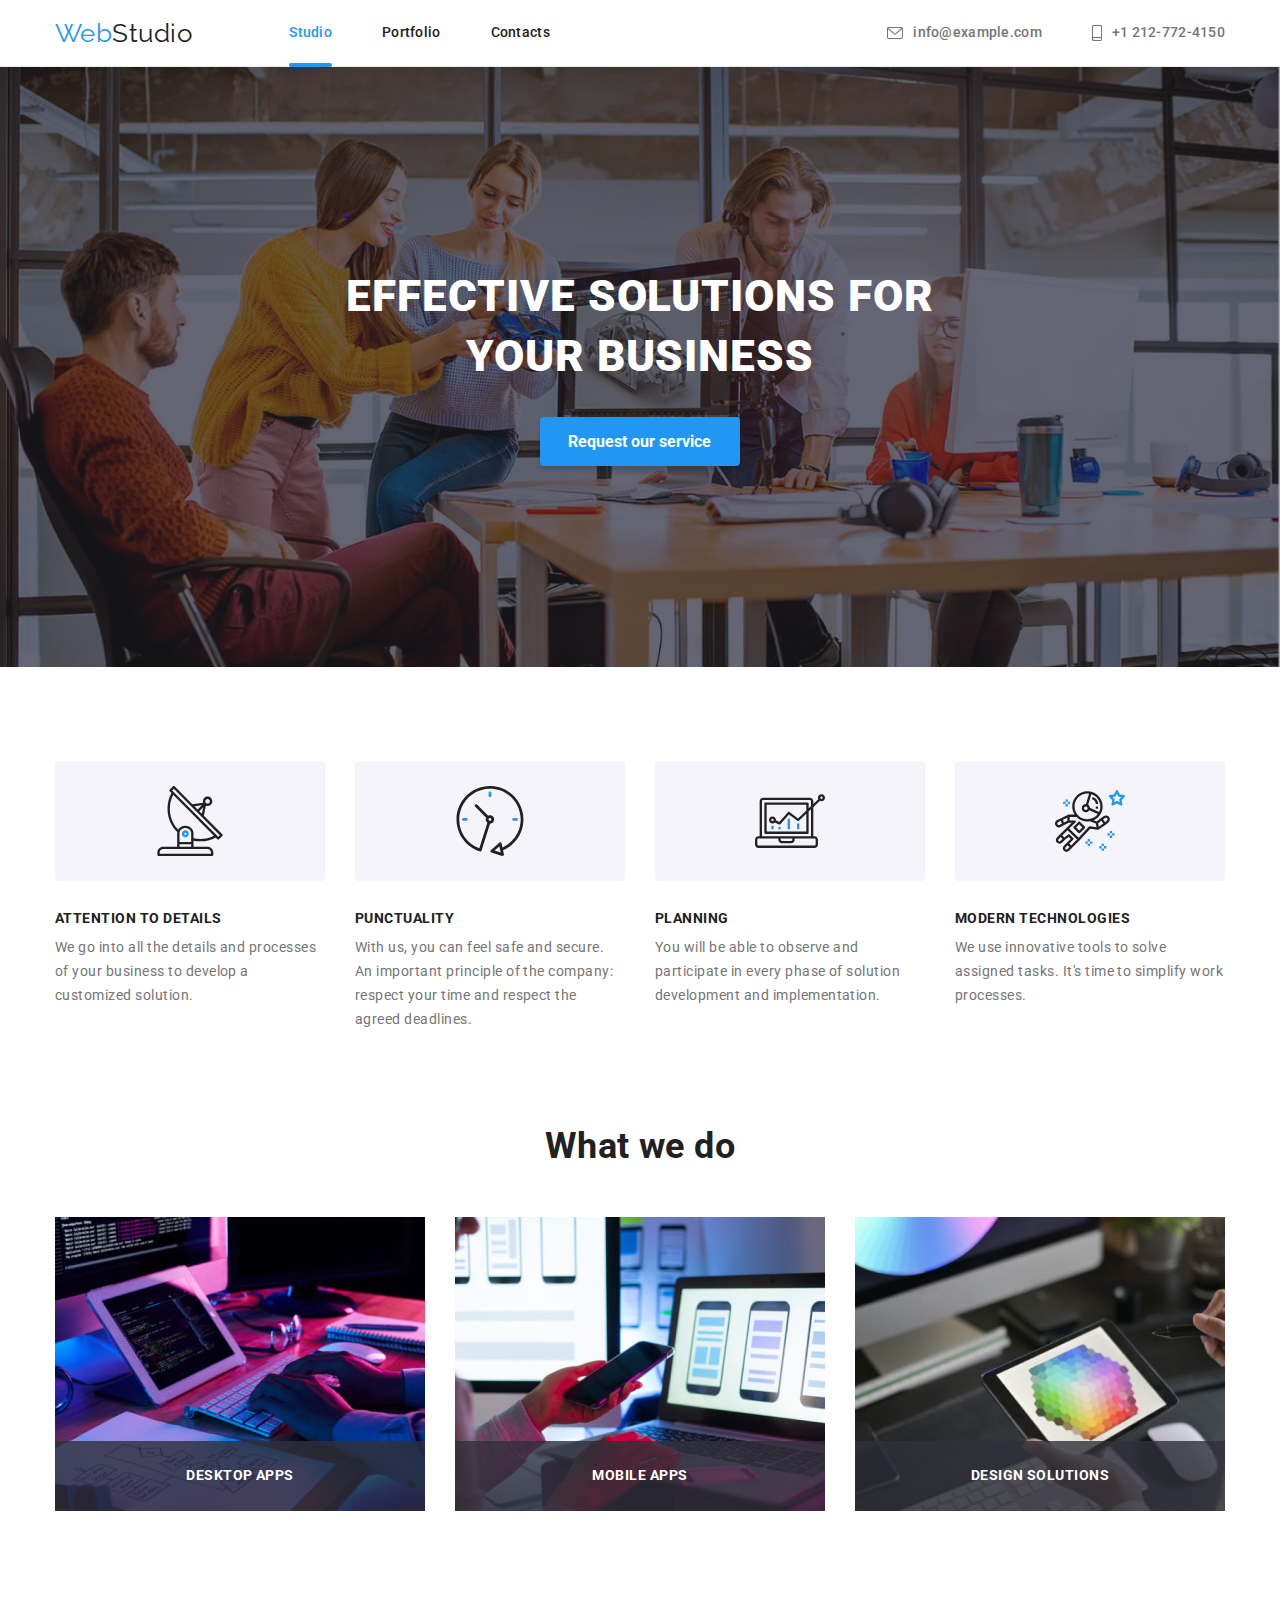
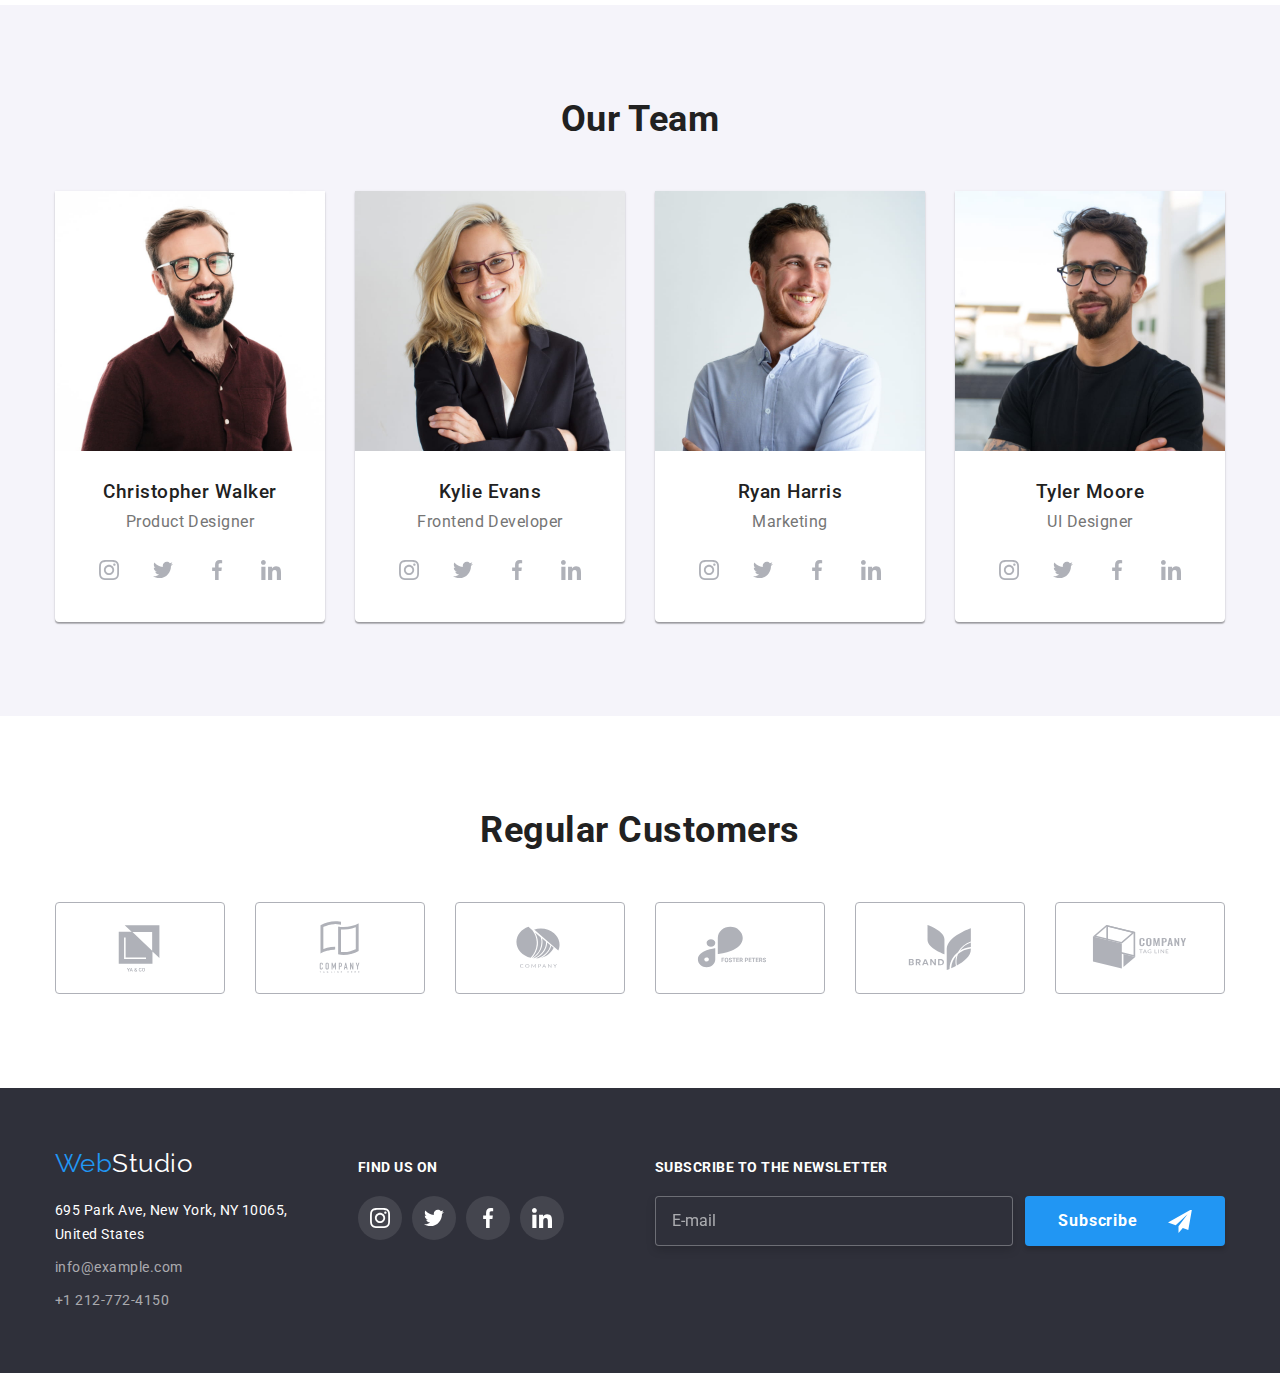
<file: index.html>
<!DOCTYPE html>
<html lang="en">
<head>
    <meta charset="UTF-8">
    <meta http-equiv="X-UA-Compatible" content="IE=edge">
    <meta name="viewport" content="width=device-width, initial-scale=1.0">
    <title>WebStudio</title>
    <link rel="preconnect" href="https://fonts.googleapis.com">
    <link rel="preconnect" href="https://fonts.gstatic.com" crossorigin>
    <link href="https://fonts.googleapis.com/css2?family=Raleway:wght@700&family=Roboto:wght@400;500;700;900&display=swap"
        rel="stylesheet">
    <link rel="stylesheet" href="https://cdnjs.cloudflare.com/ajax/libs/modern-normalize/1.1.0/modern-normalize.min.css">
    <link rel="stylesheet" href="./css/styles.css">
</head>
<body>
<header class="page-header">
    <div class="contanier main-content">
        <nav class="navigation">
            <a href="./index.html" class="logo"><span class="logo-web">Web</span>Studio</a>
            <ul class="navigation-list">
                <li class="item"><a href="./index.html" class="link current">Studio</a></li>
                <li class="item"><a href="./portfolio.html" class="link сurrent-secondary">Portfolio</a></li>
                <li class="item"><a href="#" class="link сurrent-secondary">Contacts</a></li>
            </ul>
        </nav>
        <ul class="header-contacts">
            <li class="item">
                <a href="mailto:info@example.com" class="contact link-box">
                    <svg class="contact-icon" width="16" height="12">
                        <use href="./images/icons.svg#icon-envelope"></use>
                    </svg>
                    info@example.com
                </a>
            </li>
            <li class="item">
                <a href="tel:+1212724150" class="contact link-box">
                    <svg class="contact-icon smartphone" width="10" height="16">
                        <use href="./images/icons.svg#icon-smartphone"></use>
                    </svg>
                    +1 212-772-4150
                </a>
            </li>
        </ul>
    </div>
</header>
<main>
    <section class="first-part">
        <div class="contanier">
            <h1 class="title">Effective solutions for your business</h1>
            <button type="button" class="button" data-modal-open>Request our service</button>
        </div>
        <div class="backdrop is-hidden" data-modal>
            <div class="modal">
                <div class="modal-form">
                    <p class="text">Leave your information and we'll call you back</p>
                    <form>
                        <label class="position">
                            <span class="name">Name</span>
                            <input type="text" name="name" required class="field">
                            <svg class="modal-icon" width="18" height="18">
                                <use href="./images/icons.svg#icon-person"></use>
                            </svg>
                        </label>
                        <label class="position">
                            <span class="name">Telephone</span> 
                            <input type="tel" name="tel" required class="field">
                            <svg class="modal-icon" width="18" height="18">
                                <use href="./images/icons.svg#icon-phone"></use>
                            </svg>
                        </label>
                        <label class="position">
                            <span class="name">E-mail</span>
                            <input type="email" name="email" required class="field">
                            <svg class="modal-icon" width="18" height="18">
                                <use href="./images/icons.svg#icon-email"></use>
                            </svg>
                        </label>
                        <label for="coments" class="name">Comments</label>
                        <textarea name="coments" id="coments" rows="5" required placeholder="Enter the text" class="field comments"></textarea>
                        <label class="policy-agree">
                            <input type="checkbox" required class="policy-checkbox visually-hidden">
                            <svg class="policy-icon" width="16" height="15">
                                <use href="./images/icons.svg#icon-icon-check"></use>
                            </svg>
                            &nbsp; I agree with the newsletter and accept &nbsp; <span><a href="#" class="policy-contract">the Terms and Conditions</a></span>
                        </label>
                        <button type="submit" class="form-button">Send</button>
                    </form>
                </div>
                <button type="button" class="modal-buttom" data-modal-close>
                    <svg width="11" height="11">
                        <use href="./images/icons.svg#icon-Vector"></use>
                    </svg>
                </button>
            </div>
        </div>
    </section>
    <section class="second-part section">
       <div class="contanier">
            <h2 class="visually-hidden">Benefits</h2>
            <ul class="benefits-list">
                <li class="item">
                    <div class="svg-box">
                        <svg width="70" height="70">
                            <use href="./images/icons.svg#icon-antenna"></use>
                        </svg>
                    </div>
                    <h3 class="subtitle">Attention to details</h3>
                    <p class="text">We go into all the details and processes of your business to develop a customized solution.</p>
                </li>
                <li class="item">
                    <div class="svg-box">
                        <svg width="70" height="70">
                            <use href="./images/icons.svg#icon-clock"></use>
                        </svg>
                    </div>
                    <h3 class="subtitle">Punctuality</h3>
                    <p class="text">With us, you can feel safe and secure. An important principle of the company: respect your time
                        and respect the agreed
                        deadlines.</p>
                </li>
                <li class="item">
                    <div class="svg-box">
                        <svg width="70" height="70">
                            <use href="./images/icons.svg#icon-diagram"></use>
                        </svg>
                    </div>
                    <h3 class="subtitle">Planning</h3>
                    <p class="text">You will be able to observe and participate in every phase of solution development and
                        implementation.</p>
                </li>
                <li class="item">
                    <div class="svg-box">
                        <svg width="70" height="70">
                            <use href="./images/icons.svg#icon-astronaut"></use>
                        </svg>
                    </div>
                    <h3 class="subtitle">Modern technologies</h3>
                    <p class="text">We use innovative tools to solve assigned tasks. It's time to simplify work processes.</p>
                </li>
            </ul>
       </div>
    </section>
    <section class="third-part section">
        <div class="contanier">
            <h2 class="title">What we do</h2>
            <ul class="description-list">
                <li class="item">
                    <img src="./images/image1.jpg" alt="Coding on a tablet" width="370">
                    <div class="description-box"><p class="text">Desktop apps</p></div>
                </li>
                <li class="item">
                    <img src="./images/image2.jpg" alt="Development of an interface for a phone on a laptop" width="370">
                    <div class="description-box"><p class="text">Mobile apps</p></div>
                </li>
                <li class="item">
                    <img src="./images/image3.jpg" alt="The choice of color is not a tablet" width="370">
                    <div class="description-box"><p class="text">Design solutions</p></div>
                </li>
            </ul>
        </div>
    </section>
    <section class="fourth-part section">
        <div class="contanier">
            <h2 class="title">Our team</h2>
            <ul class="wokers-list">
                <li class="item">
                    <img src="./images/worker1.jpg" alt="Worker Christopher Walker" width="270" class="image">
                    <div class="woker">
                        <h3 class="name">Christopher Walker</h3>
                        <p class="job-title">Product Designer</p>
                        <ul class="wokers-link">
                            <li>
                                <a href="#" class="link">
                                    <svg width="20" height="20">
                                        <use href="./images/icons.svg#icon-instagram"></use>
                                    </svg>
                                </a>
                            </li>
                            <li>
                                <a href="#" class="link">
                                    <svg width="20" height="20">
                                        <use href="./images/icons.svg#icon-twitter"></use>
                                    </svg>
                                </a>
                            </li>
                            <li>
                                <a href="#" class="link">
                                    <svg width="20" height="20">
                                        <use href="./images/icons.svg#icon-facebook"></use>
                                    </svg>
                                </a>
                            </li>
                            <li>
                                <a href="#" class="link">
                                    <svg width="20" height="20">
                                        <use href="./images/icons.svg#icon-linkedin"></use>
                                    </svg>
                                </a>
                            </li>
                        </ul>
                    </div>
                </li>
                <li class="item">
                    <img src="./images/worker2.jpg" alt="Worker Kylie Evans" width="270" class="image">
                    <div class="woker">
                        <h3 class="name">Kylie Evans</h3>
                        <p class="job-title">Frontend Developer</p>
                        <ul class="wokers-link">
                            <li>
                                <a href="#" class="link">
                                    <svg width="20" height="20">
                                        <use href="./images/icons.svg#icon-instagram"></use>
                                    </svg>
                                </a>
                            </li>
                            <li>
                                <a href="#" class="link">
                                    <svg width="20" height="20">
                                        <use href="./images/icons.svg#icon-twitter"></use>
                                    </svg>
                                </a>
                            </li>
                            <li>
                                <a href="#" class="link">
                                    <svg width="20" height="20">
                                        <use href="./images/icons.svg#icon-facebook"></use>
                                    </svg>
                                </a>
                            </li>
                            <li>
                                <a href="#" class="link">
                                    <svg width="20" height="20">
                                        <use href="./images/icons.svg#icon-linkedin"></use>
                                    </svg>
                                </a>
                            </li>
                        </ul>
                    </div>
                </li>
                <li class="item">
                    <img src="./images/worker3.jpg" alt="Worker Ryan Harris" width="270" class="image">
                    <div class="woker">
                        <h3 class="name">Ryan Harris</h3>
                        <p class="job-title">Marketing</p>
                        <ul class="wokers-link">
                            <li>
                                <a href="#" class="link">
                                    <svg width="20" height="20">
                                        <use href="./images/icons.svg#icon-instagram"></use>
                                    </svg>
                                </a>
                            </li>
                            <li>
                                <a href="#" class="link">
                                    <svg width="20" height="20">
                                        <use href="./images/icons.svg#icon-twitter"></use>
                                    </svg>
                                </a>
                            </li>
                            <li>
                                <a href="#" class="link">
                                    <svg width="20" height="20">
                                        <use href="./images/icons.svg#icon-facebook"></use>
                                    </svg>
                                </a>
                            </li>
                            <li>
                                <a href="#" class="link">
                                    <svg width="20" height="20">
                                        <use href="./images/icons.svg#icon-linkedin"></use>
                                    </svg>
                                </a>
                            </li>
                        </ul>
                    </div>
                </li>
                <li class="item">
                    <img src="./images/worker4.jpg" alt="Worker Tyler Moore" width="270" class="image">
                   <div class="woker">
                        <h3 class="name">Tyler Moore</h3>
                        <p class="job-title">UI Designer</p>
                        <ul class="wokers-link">
                            <li>
                                <a href="#" class="link">
                                    <svg width="20" height="20">
                                        <use href="./images/icons.svg#icon-instagram"></use>
                                    </svg>
                                </a>
                            </li>
                            <li>
                                <a href="#" class="link">
                                    <svg width="20" height="20">
                                        <use href="./images/icons.svg#icon-twitter"></use>
                                    </svg>
                                </a>
                            </li>
                            <li>
                                <a href="#" class="link">
                                    <svg width="20" height="20">
                                        <use href="./images/icons.svg#icon-facebook"></use>
                                    </svg>
                                </a>
                            </li>
                            <li>
                                <a href="#" class="link">
                                    <svg width="20" height="20">
                                        <use href="./images/icons.svg#icon-linkedin"></use>
                                    </svg>
                                </a>
                            </li>
                        </ul>
                   </div>
                </li>
            </ul>
        </div>
    </section>
    <section class="fifth-part section">
       <div class="contanier">
            <h2 class="title">Regular customers</h2>
            <ul class="customers">
                <li>
                    <a href="#" class="customer-link">
                        <svg width="106" height="60">
                            <use href="./images/icons.svg#icon-Logo1"></use>
                        </svg>
                    </a>
                </li>
                <li>
                    <a href="#" class="customer-link">
                        <svg width="106" height="60">
                            <use href="./images/icons.svg#icon-Logo2"></use>
                        </svg>
                    </a>
                </li>
                <li>
                    <a href="#" class="customer-link">
                        <svg width="106" height="60">
                            <use href="./images/icons.svg#icon-Logo3"></use>
                        </svg>
                    </a>
                </li>
                <li>
                    <a href="#" class="customer-link">
                        <svg width="106" height="60">
                            <use href="./images/icons.svg#icon-Logo4"></use>
                        </svg>
                    </a>
                </li>
                <li>
                    <a href="#" class="customer-link">
                        <svg width="106" height="60">
                            <use href="./images/icons.svg#icon-Logo5"></use>
                        </svg>
                    </a>
                </li>
                <li>
                    <a href="#" class="customer-link">
                        <svg width="106" height="60">
                            <use href="./images/icons.svg#icon-Logo6"></use>
                        </svg>
                    </a>
                </li>
            </ul>
        </div>
    </section>
</main>
<footer>
    <div class="contanier end-page">
        <div class="contact-info">
            <a href="./index.html" class="link logo"><span class="logo-web">Web</span>Studio</a>
            <address class="width">
                <ul class="footer-contacts">
                    <li class="item"><a href="https://goo.gl/maps/jAzVGS8xta9FAQZa8" target="_blank"
                            rel="noopener noreferrer nofollow" class="address">695 Park Ave, New
                            York, NY 10065, United States</a></li>
                    <li class="item"><a href="mailto:info@example.com" class="contact">info@example.com</a></li>
                    <li class="item"><a href="tel:+1212724150" class="contact">+1 212-772-4150</a></li>
                </ul>
            </address>
        </div>
        <div class="main-icons">
            <p class="text">Find us on</p>
            <ul class="icons-list">
                <li>
                    <a href="#" class="link">
                        <svg width="20" height="20">
                            <use href="./images/icons.svg#icon-instagram"></use>
                        </svg>
                    </a>
                </li>
                <li>
                    <a href="#" class="link">
                        <svg width="20" height="20">
                            <use href="./images/icons.svg#icon-twitter"></use>
                        </svg>
                    </a>
                </li>
                <li>
                    <a href="#" class="link">
                        <svg width="20" height="20">
                            <use href="./images/icons.svg#icon-facebook"></use>
                        </svg>
                    </a>
                </li>
                <li>
                    <a href="#" class="link">
                        <svg width="20" height="20">
                            <use href="./images/icons.svg#icon-linkedin"></use>
                        </svg>
                    </a>
                </li>
            </ul>
        </div>
        <div class="footer-form">
            <p class="text">Subscribe to the newsletter</p>
                <form class="form">
                    <label class="form-point">
                        <input type="email" name="email" placeholder="E-mail" required class="form-email">
                    </label>
                    <button type="submit">
                        <span class="button-text">Subscribe</span> 
                        <svg width="24" height="24">
                            <use href="./images/icons.svg#icon-icon-send"></use>
                        </svg>
                    </button>
                </form>
         </div>
    </div>
</footer>
<script src="./js/modal.js"></script>
</body>
</html>
</file>
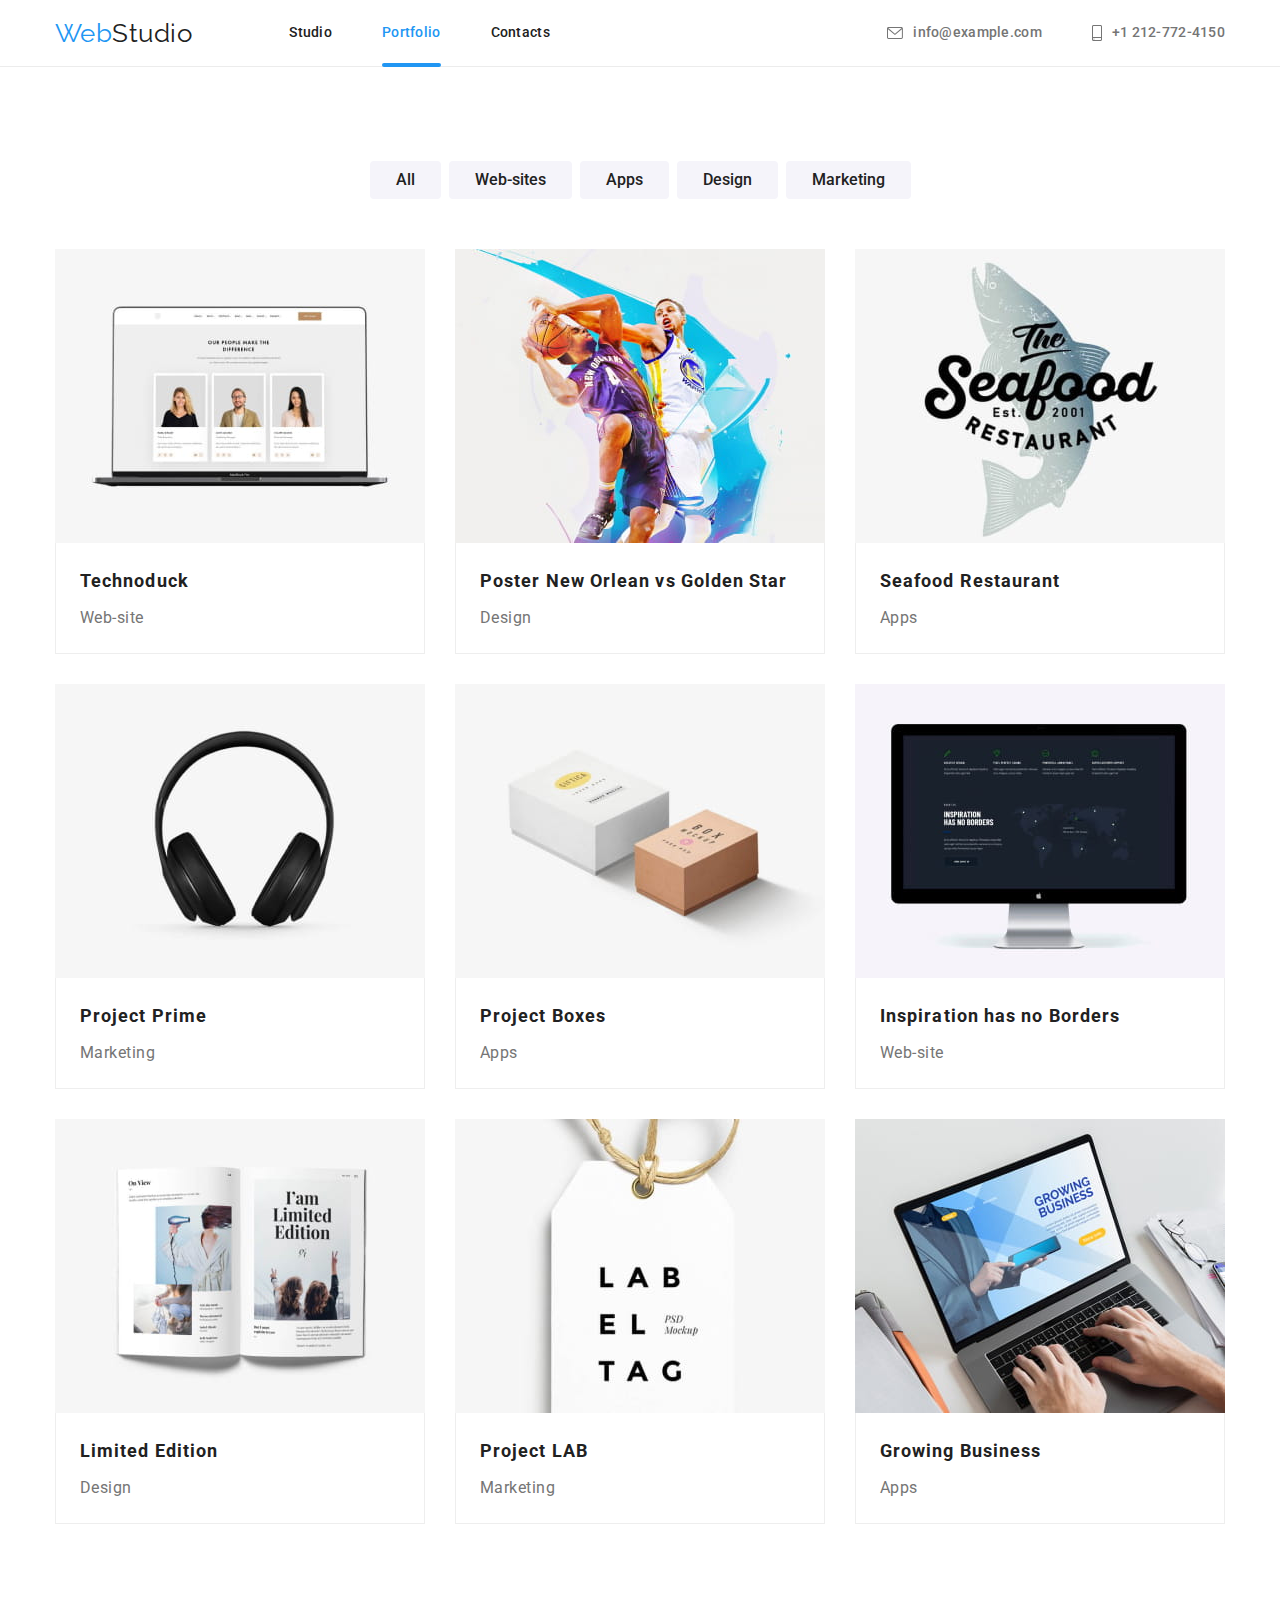
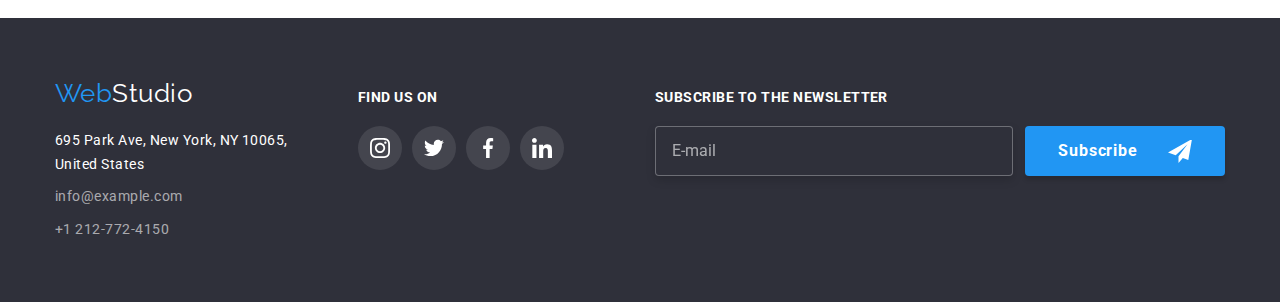
<file: portfolio.html>
<!DOCTYPE html>
<html lang="en">
<head>
    <meta charset="UTF-8">
    <meta http-equiv="X-UA-Compatible" content="IE=edge">
    <meta name="viewport" content="width=device-width, initial-scale=1.0">
    <title>Portfolio</title>
    <link rel="preconnect" href="https://fonts.googleapis.com">
    <link rel="preconnect" href="https://fonts.gstatic.com" crossorigin>
    <link href="https://fonts.googleapis.com/css2?family=Raleway:wght@700&family=Roboto:wght@400;500;700;900&display=swap"
        rel="stylesheet">
    <link rel="stylesheet" href="https://cdnjs.cloudflare.com/ajax/libs/modern-normalize/1.1.0/modern-normalize.min.css">
    <link rel="stylesheet" href="./css/styles.css">
</head>
<body>
<header class="page-header">
    <div class="contanier main-content">
        <nav class="navigation">
            <a href="./index.html" class="logo"><span class="logo-web">Web</span>Studio</a>
            <ul class="navigation-list">
                <li class="item"><a href="./index.html" class="link сurrent-secondary">Studio</a></li>
                <li class="item"><a href="./portfolio.html" class="link current">Portfolio</a></li>
                <li class="item"><a href="#" class="link сurrent-secondary">Contacts</a></li>
            </ul>
        </nav>
        <ul class="header-contacts">
            <li class="item">
                <a href="mailto:info@example.com" class="contact link-box">
                    <svg class="contact-icon" width="16" height="12">
                        <use href="./images/icons.svg#icon-envelope"></use>
                    </svg>
                    info@example.com
                </a>
            </li>
            <li class="item">
                <a href="tel:+1212724150" class="contact link-box">
                    <svg class="contact-icon smartphone" width="10" height="16">
                        <use href="./images/icons.svg#icon-smartphone"></use>
                    </svg>
                    +1 212-772-4150

                </a>
            </li>
        </ul>
    </div>
</header>
    <main>
        <section class="portfolio section">
            <div class="contanier">
                <h1 class="visually-hidden">Portfolio</h1>
                    <ul class="portfolio-buttons">
                        <li class="list-item"><button type="button" class="button">All</button></li>
                        <li class="list-item"><button type="button" class="button">Web-sites</button></li>
                        <li class="list-item"><button type="button" class="button">Apps</button></li>
                        <li class="list-item"><button type="button" class="button">Design</button></li>
                        <li class="list-item"><button type="button" class="button">Marketing</button></li>
                    </ul>
                <ul class="portfolio-list">
                    <li class="portfolio-element">
                        <a href="#" class="portfolio-link">
                            <div class="box">
                                <img src="./images/portfolio1.jpg" alt="Laptop" width="370" class="portfolio-image">
                                <div class="overlay">
                                    <p class="text">Technoduck is a state-of-the-art coronavirus distribution platform. Companies use this platform for digital
                                    espionage
                                    and attacks on competitors' secure servers.</p>
                                </div>
                            </div>
                            <div class="border">
                                <h2 class="title">Technoduck</h2>
                                <p class="text">Web-site</p>
                            </div>
                        </a>
                    </li>
                    <li class="portfolio-element">
                        <a href="#" class="portfolio-link">
                            <div class="box">
                                <img src="./images/portfolio2.jpg" alt="Athletes play basketball" width="370" class="portfolio-image">
                                <div class="overlay">
                                    <p class="text">Technoduck is a state-of-the-art coronavirus distribution platform. Companies use this platform for
                                        digital
                                        espionage
                                        and attacks on competitors' secure servers.</p>
                                </div>
                            </div>
                            <div class="border">
                                <h2 class="title">Poster New Orlean vs Golden Star</h2>
                                <p class="text">Design</p>
                            </div>
                        </a>
                    </li>
                    <li class="portfolio-element">
                        <a href="#" class="portfolio-link">
                            <div class="box">
                                <img src="./images/portfolio3.jpg" alt="Restaurant logo" width="370" class="portfolio-image">
                                <div class="overlay">
                                    <p class="text">Technoduck is a state-of-the-art coronavirus distribution platform. Companies use this platform for
                                        digital
                                        espionage
                                        and attacks on competitors' secure servers.</p>
                                </div>
                            </div>
                            <div class="border">
                                <h2 class="title">Seafood Restaurant</h2>
                                <p class="text">Apps</p>
                            </div>
                        </a>
                    </li>
                    <li class="portfolio-element">
                        <a href="#" class="portfolio-link">
                            <div class="box">
                                <img src="./images/portfolio4.jpg" alt="Headphone" width="370" class="portfolio-image">
                                <div class="overlay">
                                    <p class="text">Technoduck is a state-of-the-art coronavirus distribution platform. Companies use this platform for
                                        digital
                                        espionage
                                        and attacks on competitors' secure servers.</p>
                                </div>
                            </div>
                            <div class="border">
                                <h2 class="title">Project Prime</h2>
                                <p class="text">Marketing</p>
                            </div>
                        </a>
                    </li>
                    <li class="portfolio-element">
                        <a href="#" class="portfolio-link">
                            <div class="box">
                                <img src="./images/portfolio5.jpg" alt="Two branded boxes" width="370" class="portfolio-image">
                                <div class="overlay">
                                    <p class="text">Technoduck is a state-of-the-art coronavirus distribution platform. Companies use this platform for
                                        digital
                                        espionage
                                        and attacks on competitors' secure servers.</p>
                                </div>
                            </div>
                            <div class="border">
                                <h2 class="title">Project Boxes</h2>
                                <p class="text">Apps</p>
                            </div>
                        </a>
                    </li>
                    <li class="portfolio-element">
                        <a href="#" class="portfolio-link">
                            <div class="box">
                                <img src="./images/portfolio6.jpg" alt="Computer monitor" width="370" class="portfolio-image">
                                <div class="overlay">
                                    <p class="text">Technoduck is a state-of-the-art coronavirus distribution platform. Companies use this platform for
                                        digital
                                        espionage
                                        and attacks on competitors' secure servers.</p>
                                </div>
                            </div>
                            <div class="border">
                                <h2 class="title">Inspiration has no Borders</h2>
                                <p class="text">Web-site</p>
                            </div>
                        </a>
                    </li>
                    <li class="portfolio-element">
                        <a href="#" class="portfolio-link">
                            <div class="box">
                                <img src="./images/portfolio7.jpg" alt="Open journal" width="370" class="portfolio-image">
                                <div class="overlay">
                                    <p class="text">Technoduck is a state-of-the-art coronavirus distribution platform. Companies use this platform for
                                        digital
                                        espionage
                                        and attacks on competitors' secure servers.</p>
                                </div>
                            </div>
                            <div class="border">
                                <h2 class="title">Limited Edition</h2>
                                <p class="text">Design</p>
                            </div>
                        </a>
                    </li>
                    <li class="portfolio-element">
                        <a href="#" class="portfolio-link">
                            <div class="box">
                                <img src="./images/portfolio8.jpg" alt="Tag with logo" width="370" class="portfolio-image">
                                <div class="overlay">
                                    <p class="text">Technoduck is a state-of-the-art coronavirus distribution platform. Companies use this platform for
                                        digital
                                        espionage
                                        and attacks on competitors' secure servers.</p>
                                </div>
                            </div>
                            <div class="border">
                                <h2 class="title">Project LAB</h2>
                                <p class="text">Marketing</p>
                            </div>
                        </a>
                    </li>
                    <li class="portfolio-element">
                        <a href="#" class="portfolio-link">
                            <div class="box">
                                <img src="./images/portfolio9.jpg" alt="A person is typing on a laptop" width="370" class="portfolio-image">
                                <div class="overlay">
                                    <p class="text">Technoduck is a state-of-the-art coronavirus distribution platform. Companies use this platform for
                                        digital
                                        espionage
                                        and attacks on competitors' secure servers.</p>
                                </div>
                            </div>
                            <div class="border">
                                <h2 class="title">Growing Business</h2>
                                <p class="text">Apps</p>
                            </div>
                        </a>
                    </li>
                </ul>
            </div>
        </section>
    </main>
<footer>
    <div class="contanier end-page">
        <div class="contact-info">
            <a href="./index.html" class="link logo"><span class="logo-web">Web</span>Studio</a>
            <address class="width">
                <ul class="footer-contacts">
                    <li class="item"><a href="https://goo.gl/maps/jAzVGS8xta9FAQZa8" target="_blank"
                            rel="noopener noreferrer nofollow" class="address">695 Park Ave, New
                            York, NY 10065, United States</a></li>
                    <li class="item"><a href="mailto:info@example.com" class="contact">info@example.com</a></li>
                    <li class="item"><a href="tel:+1212724150" class="contact">+1 212-772-4150</a></li>
                </ul>
            </address>
        </div>
        <div class="main-icons">
            <p class="text">Find us on</p>
            <ul class="icons-list">
                <li>
                    <a href="#" class="link">
                        <svg width="20" height="20">
                            <use href="./images/icons.svg#icon-instagram"></use>
                        </svg>
                    </a>
                </li>
                <li>
                    <a href="#" class="link">
                        <svg width="20" height="20">
                            <use href="./images/icons.svg#icon-twitter"></use>
                        </svg>
                    </a>
                </li>
                <li>
                    <a href="#" class="link">
                        <svg width="20" height="20">
                            <use href="./images/icons.svg#icon-facebook"></use>
                        </svg>
                    </a>
                </li>
                <li>
                    <a href="#" class="link">
                        <svg width="20" height="20">
                            <use href="./images/icons.svg#icon-linkedin"></use>
                        </svg>
                    </a>
                </li>
            </ul>
        </div>
        <div class="footer-form">
            <p class="text">Subscribe to the newsletter</p>
            <form class="form">
                <label class="form-point">
                    <input type="email" name="email" placeholder="E-mail" required class="form-email">
                </label>
                <button type="submit">
                    <span class="button-text">Subscribe</span>
                    <svg width="24" height="24">
                        <use href="./images/icons.svg#icon-icon-send"></use>
                    </svg>
                </button>
            </form>
        </div>
    </div>
</footer>
</body>
</html>
</file>
<file: css/styles.css>
:root {
    --main-text-color: #757575;
    --tittle-text-color: #212121;
    --accent-text-color: #2196F3;
    --secondary-text-color: #ffffff;

    --main-bg-color: #ffffff;
    --secondary-bg-color: #F5F4FA;
    --accent-bg-color: #2F303A;
    --accent-bg-blue-color: #2196F3;

    --border-color: #EEEEEE;

    --icon-color: #AFB1B8;

    --timing: cubic-bezier(0.4, 0, 0.2, 1);
}

/* ------------------------------------- */
/*        STYLES BODY AND OTHERS         */
/* ------------------------------------- */

body {
    color: var(--main-text-color);
    background-color: var(--main-bg-color);
    font-family: 'Roboto', sans-serif;
    letter-spacing: 0.03em;
}
h1,h2,h3,h4,h5,h6,p {
    margin-top: 0;
    margin-bottom: 0;
}
ul {
    list-style: none;
    margin: 0;
    padding-left: 0;
}
a {
    text-decoration: none;
}
button {
    cursor: pointer;
}
img {
    display: block;
    max-width: 100%;
    height: auto;
}
.visually-hidden {
    position: absolute;
    white-space: nowrap;
    width: 1px;
    height: 1px;
    overflow: hidden;
    border: 0;
    padding: 0;
    clip: rect(0 0 0 0);
    clip-path: inset(50%);
    margin: -1px;
}
.contanier {
    margin-right: auto;
    margin-left: auto;
    padding: 0 15px;
    width: 1200px;
}
.section {
    padding: 94px 0;
}
.title {
    margin-bottom: 50px;

    color: var(--tittle-text-color);
    font-weight: 700;
    font-size: 36px;
    line-height: 1.16;
    text-align: center;
}

/* ------------------------------------- */
/*             STYLES HEADER             */
/* ------------------------------------- */

.page-header {
    border-bottom: 1px solid #ECECEC;
}
.main-content {
    display: flex;
    align-items: center;
    justify-content: space-between ;
}
.navigation {
    display: flex;
    align-items: center;
}
.logo {
    margin-right: 97px;

    color: var(--tittle-text-color);
    font-family: 'Raleway', sans-serif;
    font-size: 26px;
    line-height: 1.19;
}
.logo-web {
    color: var(--accent-text-color)
}
.navigation-list {
    display: flex ;
}
.navigation-list .item {
    position: relative;
}
.navigation-list .item:not(:last-child) {
    margin-right: 50px;
}
.navigation-list .link {
    display: block;
    padding-top: 25px;
    padding-bottom: 25px;

    color: var(--tittle-text-color);
    font-weight: 500;
    font-size: 14px;
    line-height: 1.14;
    letter-spacing: 0.02em;

    transition: color 250ms var(--timing); 
}
.navigation-list .current {
    color: var(--accent-text-color);
}
.current::after {
    position: absolute;
    content: "";
    bottom: -1px;
    right: 0;
    width: 100%;
    height: 4px;

    background: var(--accent-text-color);
    border-radius: 2px;
}
.сurrent-secondary::after {
    position: absolute;
    content: "";
    bottom: -1px;
    right: 0;
    width: 100%;
    height: 4px;

    background: var(--accent-text-color);
    border-radius: 2px;
    transform: scale(0);

    transition: transform 250ms var(--timing);
}
.navigation-list .link:hover::after,
.navigation-list .link:focus::after {
    transform: scale(1);
}
.header-contacts {
    display: flex;
}
.header-contacts .item:not(:last-child) {
    margin-right: 50px;
}
.header-contacts .contact {
    padding-top: 25px;
    padding-bottom: 25px;

    color: inherit;
    font-weight: 500;
    font-size: 14px;
    line-height: 1.14;
    letter-spacing: 0.02em;

    transition: color 250ms var(--timing);
}
.link-box {
    display: flex;
    align-items: center;
}
.contact-icon {
    margin-right: 10px;
    fill: currentColor;
}
.navigation-list .link:focus,
.navigation-list .link:hover,
.header-contacts .contact:hover,
.header-contacts .contact:focus {
    color: var(--accent-text-color);
}

/* ------------------------------------- */
/*              STYLES MAIN              */          
/* ------------------------------------- */

/* ---FIRST PART--- */

.first-part {
    min-height: 600px;
    max-width: 1600px;
    margin-left: auto;
    margin-right: auto;

    color: var(--secondary-text-color);
    letter-spacing: 0.06em;
    text-align: center;
    padding-top: 200px;
    padding-bottom: 200px;

    background-color: #C4C4C4;
    background-image: linear-gradient(to right, rgba(47, 48, 58, 0.4), rgba(47, 48, 58, 0.4)), url(../images/bg.jpg);
    background-repeat: no-repeat;
    background-position: 50% 35%;
    background-size: cover;
}

.first-part .title {
    width: 696px;
    margin-right: auto;
    margin-left: auto;
    margin-bottom: 30px;

    color: var(--secondary-text-color);
    font-weight: 900;
    font-size: 44px;
    line-height: 1.36;
    text-transform: uppercase;
}

.first-part .button {
    min-width: 200px;
    padding: 10px 20px 10px 19px;
    
    color: inherit;
    font-weight: 700;
    font-size: 16px;
    line-height: 1.85;

    background-color:var(--accent-bg-blue-color);
    border: none;
    box-shadow: 0px 4px 4px rgba(0, 0, 0, 0.15);
    border-radius: 4px;

    transition: background-color 250ms var(--timing);
}

.first-part .button:hover, .first-part .button:focus {
    background-color: #188CE8;
}

.backdrop {
    position: fixed;
    top: 0;
    left: 0;
    width: 100%;
    height: 100%;
    z-index: 1;

    background-color: rgba(0, 0, 0, 0.2);

    transform: scale(1) rotateY(360deg);
    transform-origin: top center;
    transition: opacity 250ms var(--timing), transform 1000ms var(--timing), background-color 250ms var(--timing) 500ms;
}

.backdrop.is-hidden {
    opacity: 0;
    pointer-events: none;
    transform: scale(3) rotateY(0);
    background-color: transparent;
}

.modal {
    position: absolute;
    top: 50%;
    left: 50%;
    transform: translate(-50%, -50%);
    width: 528px;
    min-height: 581px;

    background-color: var(--main-bg-color);
    box-shadow: 0px 1px 3px rgba(0, 0, 0, 0.12), 0px 1px 1px rgba(0, 0, 0, 0.14), 0px 2px 1px rgba(0, 0, 0, 0.2);
    border-radius: 4px;

}

.modal-form {
    text-align: left;
    padding: 40px;
    color: var(--tittle-text-color);
}

.modal-form .text {
    margin-bottom: 12px;

    font-weight: 700;
    font-size: 20px;
    line-height: 1.15;
    letter-spacing: 0.03em;
}

.modal-form .name {
    display: block;
    margin-bottom: 4px;

    color: var(--main-text-color);
    font-size: 12px;
    line-height: 1.16;
    letter-spacing: 0.01em;
}

.position {
    display: block;
    position: relative;
    margin-bottom: 10px;
}

.modal-form .field {
    width: 100%;
    padding: 12px 42px;

    border: 1px solid rgba(33, 33, 33, 0.2);
    border-radius: 4px;

    transition: border-color 250ms var(--timing);
}

.modal-icon {
    position: absolute;
    top: 0;
    left: 0;

    transform: translate(75%, 175%);

    transition: fill 250ms var(--timing);
}

.field:focus + .modal-icon {
    fill: var(--accent-text-color);
}

.field:focus {
    border-color: var(--accent-text-color);
    outline: none;
}

.field.comments {
    padding: 12px 16px;
    margin-bottom: 20px;
    resize: none;
}

.field.comments::placeholder {
    color: rgba(117, 117, 117, 0.5);
    font-size: 14px;
    line-height: 1.14;
    letter-spacing: 0.01em;
}

.policy-agree {
    display: flex;
    justify-content: center;
    align-items: center;
    margin-bottom: 30px;

    color: var(--main-text-color);
    font-size: 13px;
    line-height: 1.71;
    letter-spacing: 0.03em;
}

.policy-icon{
    fill: var(--main-bg-color);
    border: 1px solid var(--tittle-text-color);
    border-radius: 2px;
    cursor: pointer;
}

.policy-checkbox:checked + .policy-icon {
    fill: var(--accent-text-color);
    border:none;
}

.policy-checkbox:focus + .policy-icon {
    outline: 2px solid var(--tittle-text-color);
}

.policy-contract {
    position: relative;
    color: var(--accent-text-color);
}

.policy-contract::after {
    position: absolute;
    content: "";
    bottom: 0;
    right: 0;
    width: 100%;
    height: 1px;

    background: var(--accent-text-color);
}  

.form-button {
    display: block;
    min-width: 200px;
    height: 50px;
    padding: 0;
    margin-left: auto;
    margin-right: auto;
    
    color: var(--secondary-text-color);
    font-weight: 700;
    font-size: 16px;
    line-height: 1.85;
    letter-spacing: 0.06em;
    
    background-color: var(--accent-bg-blue-color);
    border: none;
    box-shadow: 0px 4px 4px rgba(0, 0, 0, 0.15);
    border-radius: 4px;
    
    transition: background-color 250ms var(--timing);
}

.form-button:hover,
.form-button:focus {
    background-color: #188CE8;
}

.modal-buttom {
    position: absolute;
    top: 8px;
    right: 8px;
    height: 30px;
    width: 30px;
    display: flex;
    justify-content: center;
    align-items: center;

    background-color: var(--main-bg-color);
    border: 1px solid rgba(0, 0, 0, 0.1);
    border-radius: 50%;

    transition: fill 250ms var(--timing);
}

.modal-buttom:hover,
.modal-buttom:focus {
    fill: var(--accent-text-color);
}

/* ---SECOND PART--- */

.benefits-list {
    display: flex;
}
.benefits-list .item:not(:last-child) {
    margin-right: 30px;
} 
.second-part .item {
    width: 270px;
}
.svg-box {
    display: flex;
    margin-bottom: 30px;
    height: 120px;
    justify-content: center;
    align-items: center;

    background-color: var(--secondary-bg-color);
    border-radius: 4px;
}
.second-part .subtitle {
    margin-bottom: 9px;

    color: var(--tittle-text-color);
    font-weight: 700;
    font-size: 14px;
    line-height: 1.14;
    text-transform: uppercase;
}
.second-part .text {
    font-size: 14px;
    line-height: 1.71;
}

/* ---THIRD PART--- */

.third-part {
    padding-top: 0;
}
.description-list {
    display: flex;
}
.description-list .item:not(:last-child) {
    margin-right: 30px;
}
.description-list .item {
    position: relative;
}
.description-box {
    position: absolute;
    width: 100%;
    height: 70px;
    bottom: 0;
    display: flex;
    justify-content: center;
    align-items: center;

    background: rgba(47, 48, 58, 0.8);
}
.description-box .text {
    color: var(--secondary-text-color);
    font-weight: 700;
    font-size: 14px;
    line-height: 1.14;
    text-transform: uppercase;
}

/* ---FOURTH PART--- */

.fourth-part {
    background-color: var(--secondary-bg-color)
}
.fourth-part .title {
    text-transform: capitalize;
}
.wokers-list {
    display: flex;
}
.wokers-list .item:not(:last-child) {
    margin-right: 30px;
}
.fourth-part .item {
    width: 270px;

    background-color: var(--main-bg-color);
    font-size: 16px;
    line-height: 1.18;
    text-align: center;
    box-shadow: 0px 1px 3px rgba(0, 0, 0, 0.12), 0px 1px 1px rgba(0, 0, 0, 0.14), 0px 2px 1px rgba(0, 0, 0, 0.2);
    border-radius: 0px 0px 4px 4px;
}
.woker {
    padding: 30px 15px;
}
.fourth-part .name{
    margin-bottom: 10px;

    color: var(--tittle-text-color);
    font-weight: 500;
}
.job-title {
    margin-bottom: 16px;
}
.wokers-link {
    display: flex;
    justify-content: center;
    column-gap: 10px;
}
.wokers-link .link {
    display: flex;
    width: 44px;
    height: 44px;
    justify-content: center;
    align-items: center;
    row-gap: 10px;
    fill: var(--icon-color);
    background-color: var(--main-bg-color);
    border-radius: 50%;

    transition: background-color 250ms var(--timing), fill 250ms var(--timing);
}
.wokers-link .link:hover,
.wokers-link .link:focus {
    background-color: var(--accent-bg-blue-color);
    fill: var(--secondary-text-color);
}
/* ---FIFTH PART--- */

.fifth-part .title {
    text-transform: capitalize;
}
.customers {
    display: flex;
    column-gap: 30px;
}
.customer-link {
    display: flex;
    width: 170px;
    height: 92px;
    justify-content: center;
    align-items: center;
    border: 1px solid var(--icon-color);
    border-radius: 4px;
    fill: var(--icon-color);

    transition: fill 250ms var(--timing), border-color 250ms var(--timing);
}
.customer-link:hover, .customer-link:focus {
    fill: var(--accent-text-color);
    border-color: var(--accent-text-color);
}

/* ------------------------------------- */
/*              STYLES FOOTER            */
/* ------------------------------------- */

footer {
    padding-top: 60px;
    padding-bottom: 60px;

    background-color: var(--accent-bg-color);
}
footer .logo.link {
    display: inline-block;
    margin-bottom: 20px;
    margin-right: 0;

    color: var(--secondary-text-color);
}
.end-page {
    display: flex;
    align-items: baseline;
}
.contact-info {
    margin-right: 70px;
}
.width {
    width: 233px;
}
.footer-contacts {
    font-style: normal;
    font-size: 14px;
    line-height: 1.71;
}
.footer-contacts .item:not(:last-child) {
    margin-bottom: 9px;
}
.footer-contacts .address {
    display: inline-block;
    color: var(--secondary-text-color);
}
.footer-contacts .contact{
    color: rgba(255, 255, 255, 0.6);

    transition: color 250ms var(--timing);
}
.footer-contacts .contact:hover, 
.footer-contacts .contact:focus {
    color: var(--accent-text-color);
}
.main-icons .text {
    margin-bottom: 20px;

    color: var(--secondary-text-color);
    font-weight: 700;
    font-size: 14px;
    line-height: 1.14;
    text-align: left;
    text-transform: uppercase;
}
.icons-list {
    display: flex;
    column-gap: 10px;
}
.icons-list .link {
    display: flex;
    width: 44px;
    height: 44px;
    justify-content: center;
    align-items: center;
    fill: var(--secondary-text-color);
    background-color: rgba(255, 255, 255, 0.1);
    border-radius: 50%;

    transition: background-color 250ms var(--timing);
}
.icons-list .link:hover,
.icons-list .link:focus {
    background-color: var(--accent-bg-blue-color);
}
.footer-form {
    margin-left: auto;
}
.footer-form .text {
    margin-bottom: 20px;

    color: var(--secondary-text-color);
    font-weight: 700;
    font-size: 14px;
    line-height: 1.14;
    text-align: left;
    text-transform: uppercase;
}
.form {
    display: flex;
    justify-content: center;
}
.form-point {
    margin-right: 12px;
}
.form-email {
    padding: 10px 16px;
    width: 358px;
    height: 50px;

    color: var(--secondary-text-color);
    background-color: var(--accent-bg-color);
    border: 1px solid rgba(255, 255, 255, 0.3);
    filter: drop-shadow(0px 4px 4px rgba(0, 0, 0, 0.15));
    border-radius: 4px;
}
.form-email::placeholder {
    color: rgba(255, 255, 255, 0.6);
    font-size: 16px;
    line-height: 1.25;
}
.form button {
    display: flex;
    min-width: 200px;
    height: 50px;
    justify-content: center;
    align-items: center;
    padding: 0;
    
    color: inherit;
    font-weight: 700;
    font-size: 16px;
    line-height: 1.85;
    letter-spacing: 0.06em;
    
    background-color: var(--accent-bg-blue-color);
    border: none;
    box-shadow: 0px 4px 4px rgba(0, 0, 0, 0.15);
    border-radius: 4px;
    
    transition: background-color 250ms var(--timing);
}
.form button:hover,
.form button:focus {
    background-color: #188CE8;
}
.button-text {
    margin-right: 30px;

    color: var(--secondary-text-color);
    font-weight: 700;
    font-size: 16px;
    line-height: 1.85;
}
/* ------------------------------------- */
/*      ---- STYLES PORTFOLIO ----       */
/* ------------------------------------- */

/* ------------------------------------- */
/*              STYLES MAIN              */
/* ------------------------------------- */

.portfolio-buttons {
    margin-right: auto;
    margin-left: auto;
    margin-bottom: 50px;
    display: flex;
    justify-content: center;
}
.portfolio-buttons .list-item:not(:last-child) {
    margin-right: 8px;
}

.portfolio-buttons .button{
    padding: 6px 26px;

    color: var(--tittle-text-color);
    background-color: var(--secondary-bg-color);
    font-weight: 500;
    font-size: 16px;
    line-height: 1.62;
    border: none;
    border-radius: 4px;

    transition: color 250ms var(--timing), background-color 250ms var(--timing), box-shadow 250ms var(--timing);
}
.portfolio-buttons .button:hover,
.portfolio-buttons .button:focus {
    color: var(--secondary-text-color);
    background-color: var(--accent-bg-blue-color);
    box-shadow: 0px 3px 1px rgba(0, 0, 0, 0.1), 0px 1px 2px rgba(0, 0, 0, 0.08), 0px 2px 2px rgba(0, 0, 0, 0.12);
    
}
.portfolio-list {
    display: flex;
    flex-wrap: wrap;
    gap: 30px;
}
.portfolio-link {
    display: inline-block;
    transition: box-shadow 250ms cubic-bezier(0.4, 0, 0.2, 1);
}
.portfolio-link:hover,
.portfolio-link:focus {
    box-shadow: 0px 1px 1px rgba(0, 0, 0, 0.12), 0px 4px 4px rgba(0, 0, 0, 0.06), 1px 4px 6px rgba(0, 0, 0, 0.16);
}
.box {
    position: relative;
    overflow: hidden;

}
.border {
    border-bottom: 1px solid var(--border-color);
    border-right: 1px solid var(--border-color);
    border-left: 1px solid var(--border-color);
    padding: 20px 24px;
}
.portfolio-element .title {
    margin-bottom: 4px;

    color: var(--tittle-text-color);
    font-weight: 700;
    font-size: 18px;
    line-height: 2;
    letter-spacing: 0.06em;
    text-align: left;
}
.portfolio-element .text {
    color: var(--main-text-color);
    font-size: 16px;
    line-height: 1.87;
}
.overlay {
    position: absolute;
    top: 0;
    width: 100%;
    height: 100%;
    display: flex;
    justify-content: center;
    align-items: center;

    background-color: rgba(33, 150, 243, 0.9);

    transform: translateY(101%) scaleX(0);
    transition: transform 250ms var(--timing);
}
.overlay .text {
    width: 322px;
    font-size: 18px;
    line-height: 1.55;
    color: var(--secondary-text-color);
}
.portfolio-link:hover .overlay,
.portfolio-link:focus .overlay {
    transform: translateY(0) scaleX(100%);
}
</file>
